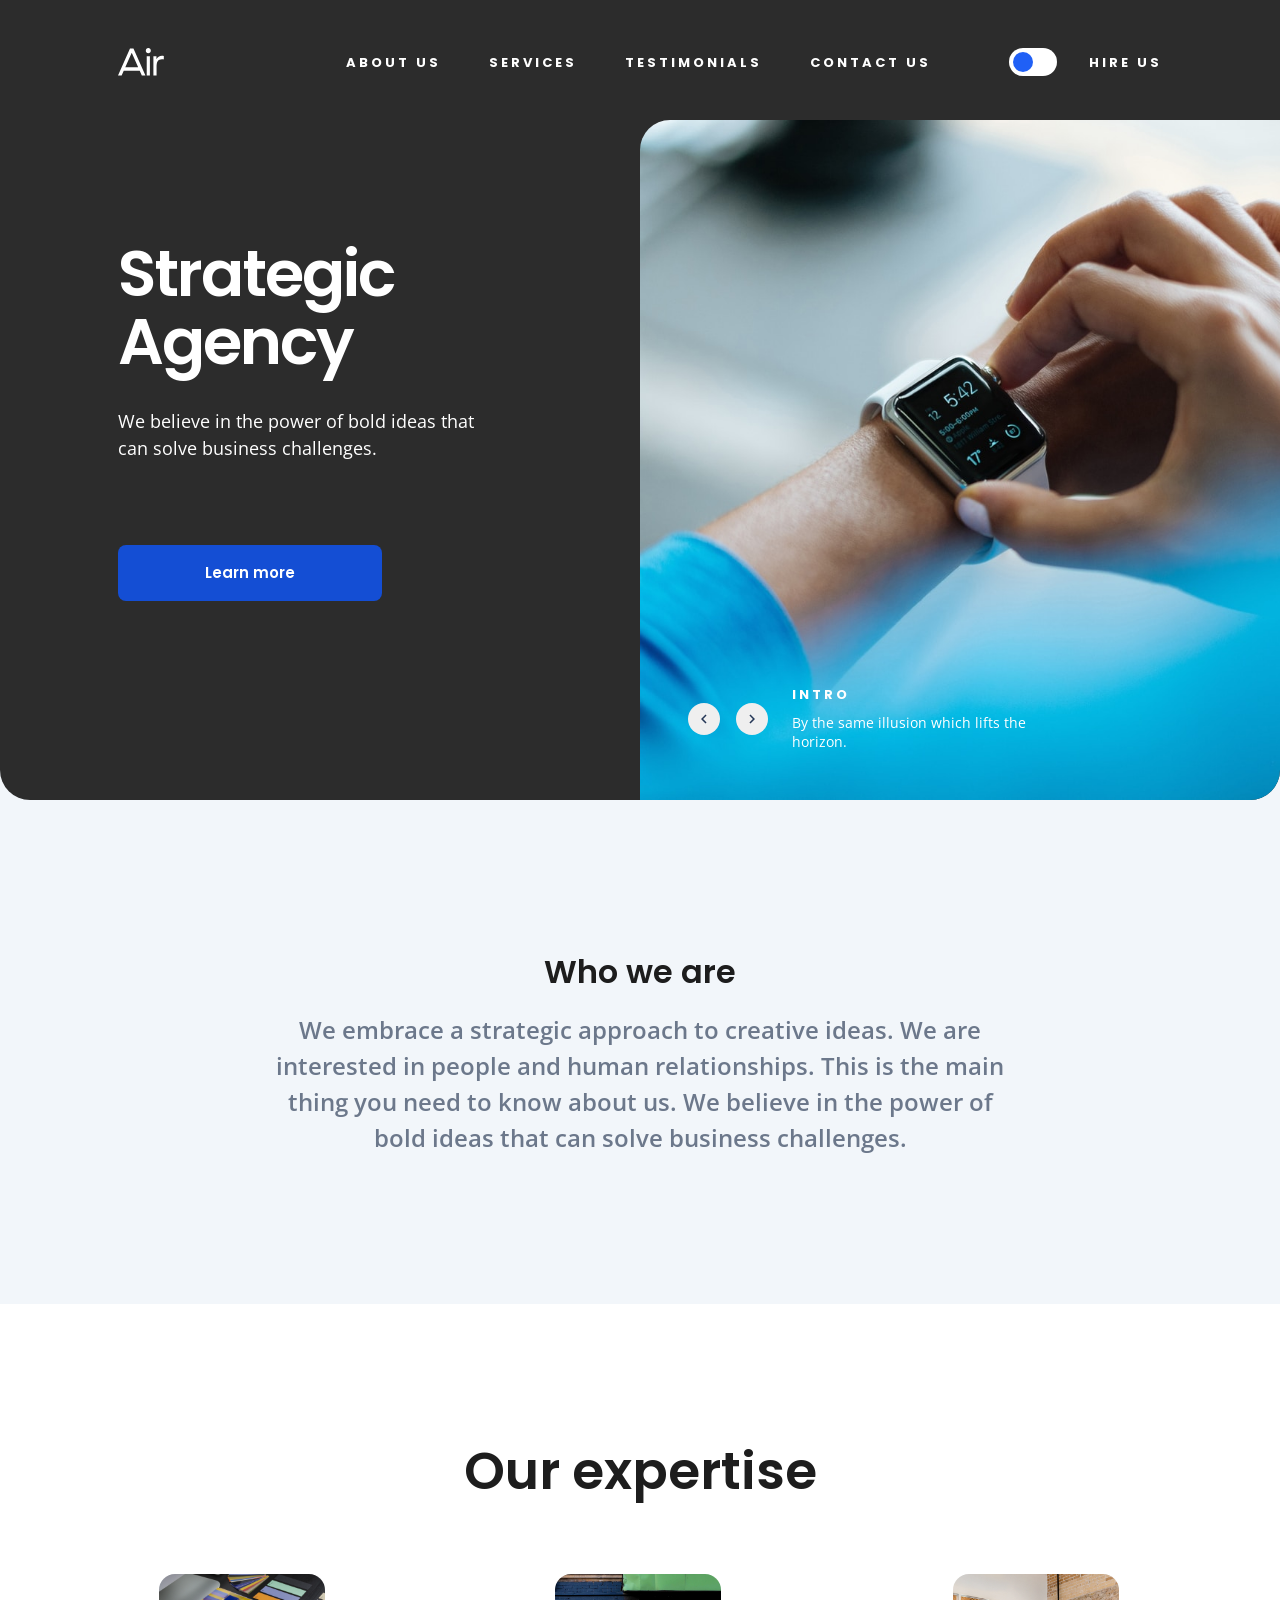
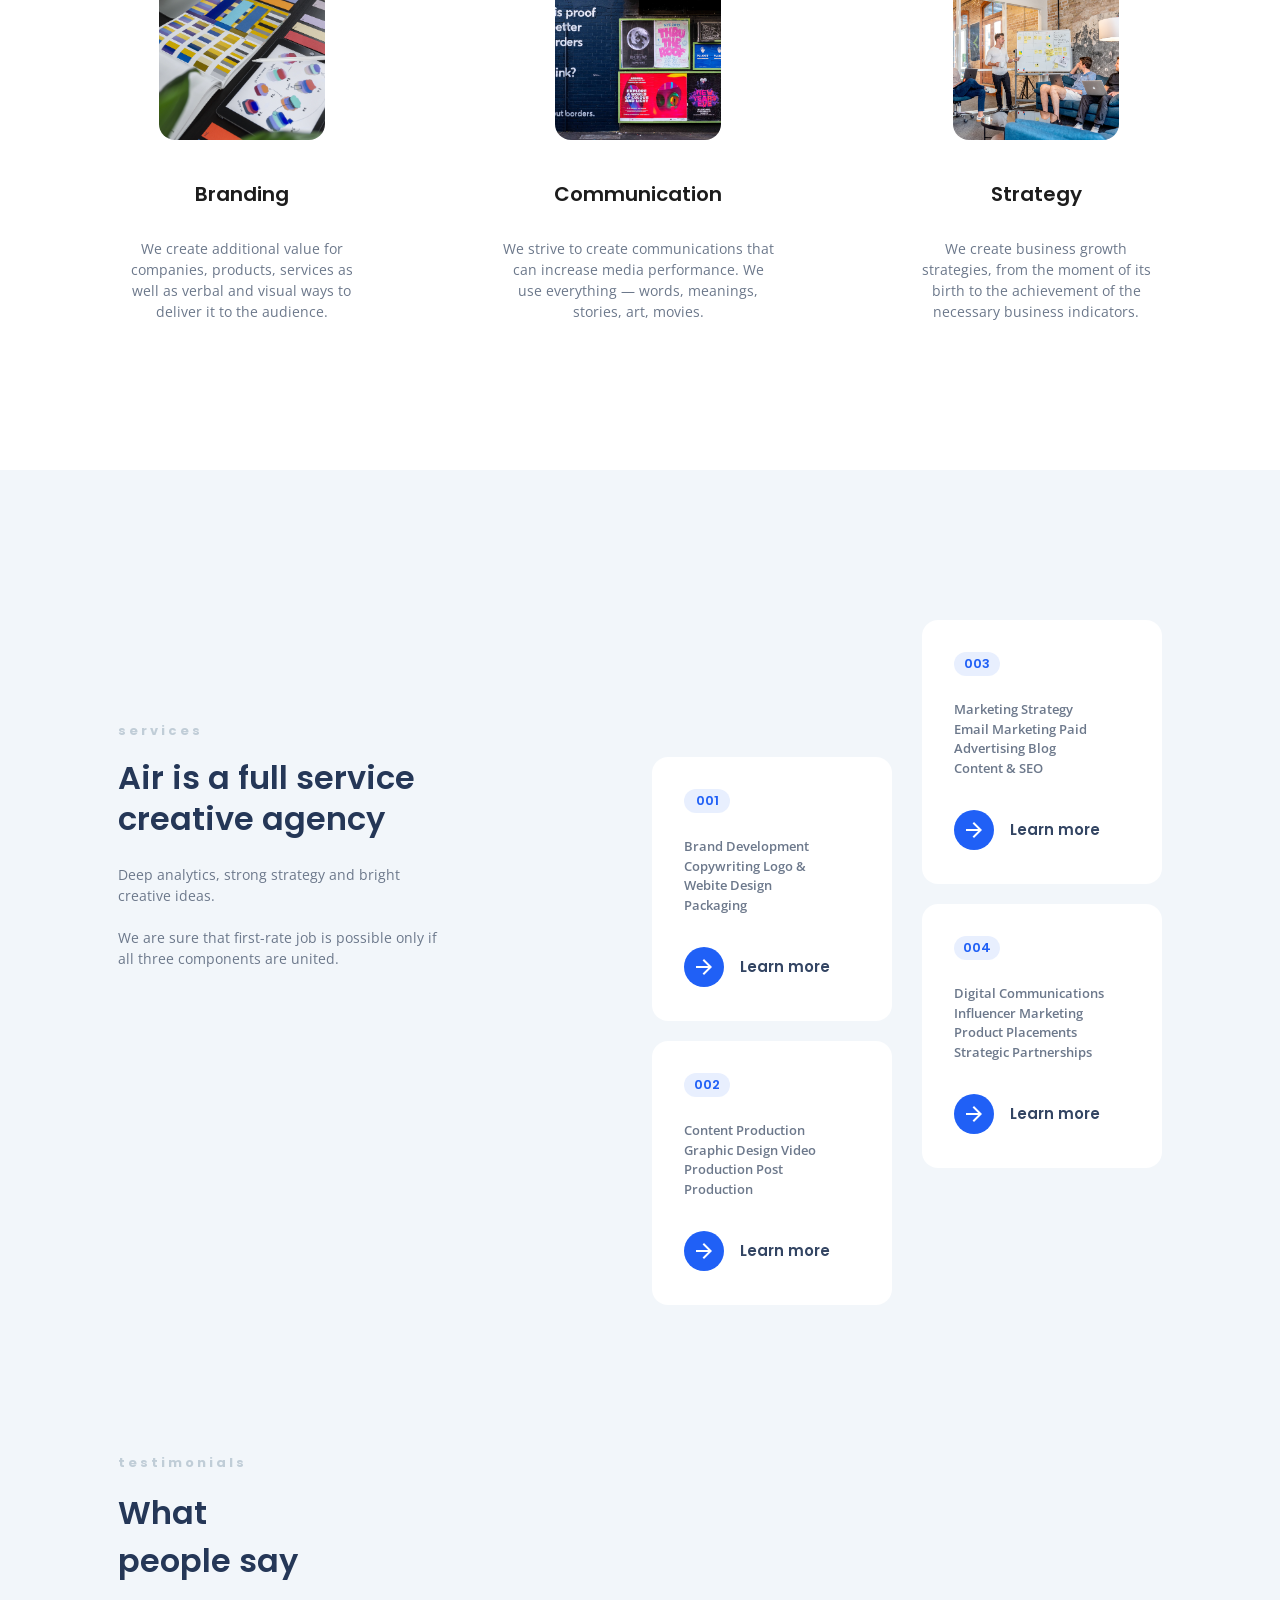
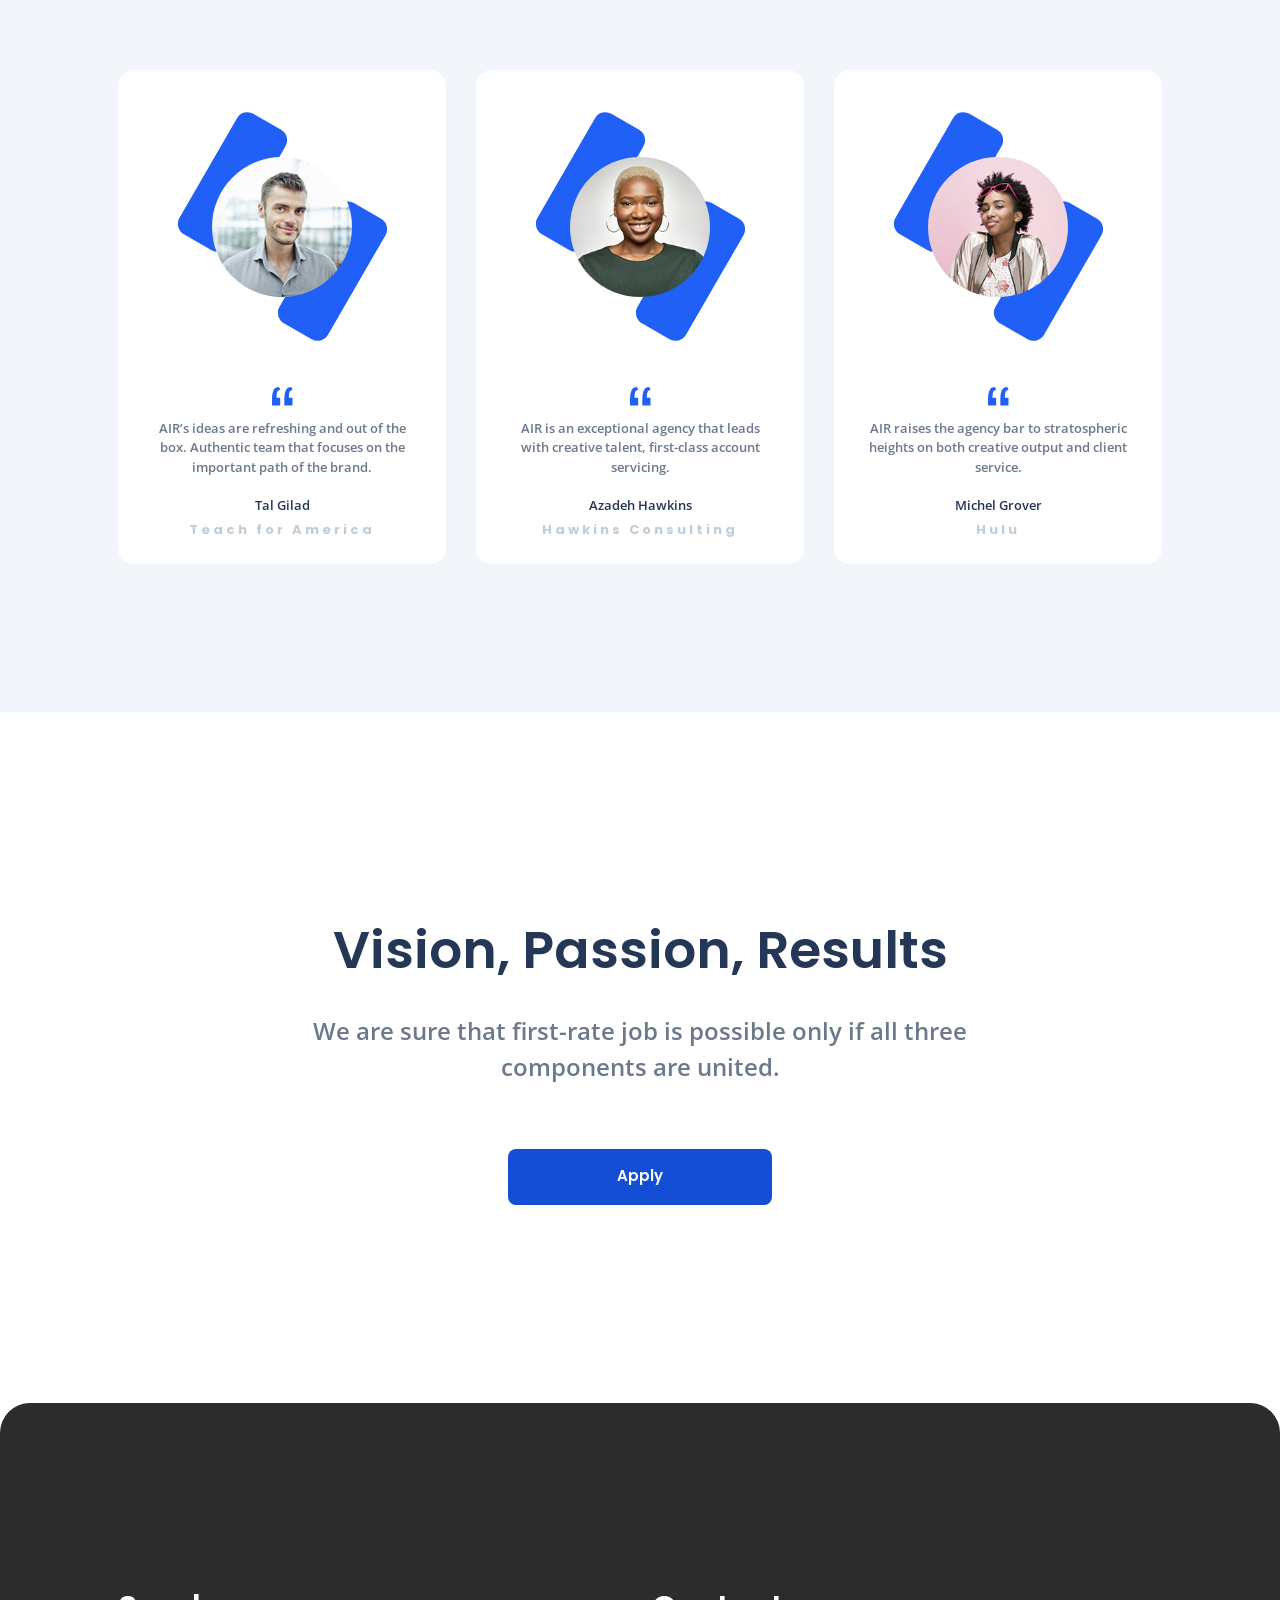
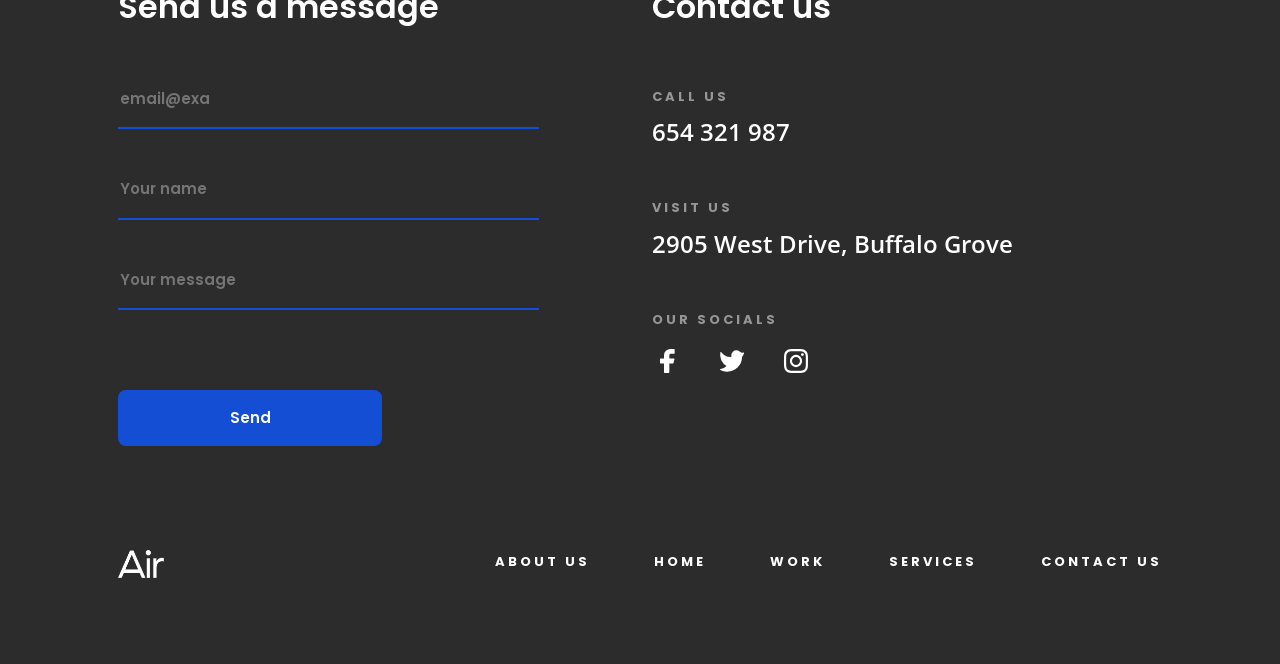
<file: index.html>
<!doctype html><html class="page page--theme--blue1" lang="en"><head><meta charset="utf-8"><meta name="viewport" content="width=device-width, initial-scale=1.0"><title>Air</title><link rel="icon" type="image/svg" href="Air.7da221f6.svg"><link rel="preconnect" href="https://fonts.googleapis.com"><link rel="preconnect" href="https://fonts.gstatic.com"><link href="https://fonts.googleapis.com/css2?family=Poppins:wght@400;500;600;700&display=swap" rel="stylesheet"><link href="https://fonts.googleapis.com/css2?family=Open+Sans:ital,wght@0,300..800;1,300..800&family=Poppins:wght@400;600&display=swap" rel="stylesheet"><link rel="stylesheet" href="layout_dia.22c7314f.css"><link rel="stylesheet" href="layout_dia.85a537db.css"><script src="layout_dia.afe24120.js" defer></script></head><body class="page__body"> <aside class="aside-menu page__aside-menu" id="aside-menu"> <div class="container"> <div class="menu__top top-bar"> <a class="top-bar__logo-link" href="#"> <img class="main-logo top-bar__logo" src="Air.7da221f6.svg" alt="Air logo"> </a> <a href="#" class="icon-button-close"> <img class="icon--close" src="Icon-Close.d948e220.svg" alt="button close menu"> </a> </div> <div class="aside-menu__bottom-bar"> <nav class="menu__nav nav"> <ul class="nav__list nav__list--aside-menu"> <li class="nav__item"> <a class="nav__link" href="#who-we-are"> About Us </a> </li> <li class="nav__item"> <a class="nav__link" href="#services"> Services </a> </li> <li class="nav__item"> <a class="nav__link" href="#testimonials"> Testimonials </a> </li> <li class="nav__item"> <a class="nav__link" href="#contact-us"> Contact Us </a> </li> </ul> </nav> </div> </div> </aside> <div class="page-wrapper">  <div class="header"> <div class="container-wrapper"> <div class="container"> <div class="top-bar"> <div class="logo-menu-wrapper"> <a class="top-bar__logo-link" href="#"> <img class="main-logo top-bar__logo" src="Air.7da221f6.svg" alt="Air logo"> </a> <div class="menu"> <a class="menu__link" href="#aside-menu"> <img src="Menu.c9a7de7e.png" alt="menu icon"> </a> </div> </div> <nav class="nav top-bar__menu"> <ul class="nav__list"> <li class="nav__item"> <a class="nav__link" href="#who-we-are"> About us </a> </li> <li class="nav__item"> <a class="nav__link" href="#services"> Services </a> </li> <li class="nav__item"> <a class="nav__link" href="#testimonials"> Testimonials </a> </li> <li class="nav__item"> <a class="nav__link" href="#contact-us"> Contact Us </a> </li> </ul> </nav> <div class="right-nav-wrapper"> <div class="theme-switcher"></div> <nav class="nav"> <ul class="nav__list"> <li class="nav__item"> <a class="nav__link" href="#hire-us"> Hire us </a> </li> </ul> </nav> </div> </div> <div class="header__container"> <div class="header__title"> <h1 class="header__title-title">Strategic Agency</h1> <p class="header__title-description"> We believe in the power of bold ideas that can solve business challenges. </p> <button class="button-main header__title-button"> Learn more </button> </div> </div> </div> </div> <div class="slider"> <div class="slider-inner"> <div class="slide"> <img src="intro-1.2c12cbc4.jpeg" alt="Зображення 1"> </div> <div class="slide"> <img src="intro-2.3599ea67.jpeg" alt="Зображення 2"> </div> <div class="slide"> <img src="intro-3.93794698.jpeg" alt="Зображення 3"> </div> <div class="slide"> <img src="intro-4.101d5481.jpeg" alt="Зображення 4"> </div> </div> <div class="header__intro__panel"> <div class="header__intro__panel-buttons"> <button class="header__intro__button prev-button"> <img src="mdi_chevron_left.d29ea822.svg" alt="button left"> </button> <button class="header__intro__button next-button"> <img src="mdi_chevron_right.457a7628.svg" alt="button right"> </button> </div> <div class="header__intro__panel-labels"> <h2 class="header__intro__panel-labels-intro">INTRO</h2> <p class="header__intro__panel-labels-description"> By the same illusion which lifts the <br> horizon. </p> </div> </div> </div> </div>   <div class="container"> <div class="who-we-are" id="who-we-are"> <h3 class="who-we-are__title">Who we are</h3> <p class="who-we-are__description"> We embrace a strategic approach to creative ideas. We are interested in people and human relationships. This is the main thing you need to know about us. We believe in the power of bold ideas that can solve business challenges. </p> </div> </div>   <div class="expertise"> <div class="container"> <div class="expertise__content"> <h2 class="expertise__title">Our expertise</h2> <div class="expertise__cards"> <section class="expertise__card"> <img src="branding.e2446a07.png" alt="image branding" class="expertise__card-img"> <h2 class="expertise__card-title">Branding</h2> <p class="expertise__card-description"> We create additional value for companies, products, services as well as verbal and visual ways to deliver it to the audience. </p> </section> <section class="expertise__card"> <img src="communication.76993ff4.png" alt="image communication" class="expertise__card-img"> <h2 class="expertise__card-title">Communication</h2> <p class="expertise__card-description"> We strive to create communications that can increase media performance. We use everything — words, meanings, stories, art, movies. </p> </section> <section class="expertise__card"> <img src="strategy.461cb86e.png" alt="image strategy" class="expertise__card-img"> <h2 class="expertise__card-title">Strategy</h2> <p class="expertise__card-description"> We create business growth strategies, from the moment of its birth to the achievement of the necessary business indicators. </p> </section> </div> </div> </div> </div>   <div class="container"> <div class="services" id="services"> <div class="services__header"> <h2 class="services__name">services</h2> <h3 class="services__title"> Air is a full service creative agency </h3> <p class="services__description"> Deep analytics, strong strategy and bright creative ideas. <br> <br> We are sure that first-rate job is possible only if all three components are united. </p> </div> <div class="services-cards"> <div class="group group-1"> <div class="services-cards__card services-cards__card--1"> <p class="services-cards__card__number">001</p> <p class="services-cards__card__description"> Brand Development Copywriting Logo & Webite Design Packaging </p> <div class="services-cards__card__button-section"> <button class="button-forward"> <img src="mdi_arrow_forward.3c42226b.svg" alt="button forward" class="button-forward__svg"> </button> <p class="button-forward__label">Learn more</p> </div> </div> <div class="services-cards__card services-cards__card--2"> <p class="services-cards__card__number">002</p> <p class="services-cards__card__description"> Content Production Graphic Design Video Production Post Production </p> <div class="services-cards__card__button-section"> <button class="button-forward"> <img src="mdi_arrow_forward.3c42226b.svg" alt="button forward" class="button-forward__svg"> </button> <p class="button-forward__label">Learn more</p> </div> </div> </div> <div class="group group-2"> <div class="services-cards__card services-cards__card--3"> <p class="services-cards__card__number">003</p> <p class="services-cards__card__description"> Marketing Strategy Email Marketing Paid Advertising Blog Content & SEO </p> <div class="services-cards__card__button-section"> <button class="button-forward"> <img src="mdi_arrow_forward.3c42226b.svg" alt="button forward" class="button-forward__svg"> </button> <p class="button-forward__label">Learn more</p> </div> </div> <div class="services-cards__card services-cards__card--4"> <p class="services-cards__card__number">004</p> <p class="services-cards__card__description"> Digital Communications Influencer Marketing Product Placements Strategic Partnerships </p> <div class="services-cards__card__button-section"> <button class="button-forward"> <img src="mdi_arrow_forward.3c42226b.svg" alt="button forward" class="button-forward__svg"> </button> <p class="button-forward__label">Learn more</p> </div> </div> </div> </div> </div> </div>   <div class="container"> <div class="testimonials" id="testimonials"> <div class="testimonials__header"> <p class="testimonials__label">testimonials</p> <h3 class="testimonials__title"> What <br> people say </h3> </div> <div class="testimonials-cards"> <div class="testimonials-card testimonials-card--1"> <div class="testimonials-card__photo-zone"> <div class="testimonials-card__blocks"> <div class="block--1 testimonials-card__block"></div> <div class="block--2 testimonials-card__block"></div> </div> <img src="Tal-Gilad.c7ff1571.png" alt="photo Tal Gilad" class="testimonials-card__photo"> </div> <div class="testimonials-card__impression"> <img src="inverted-quotes.164ed37e.svg" alt="picture inverted quotes" class="testimonials-card__impression-quotes"> <p class="testimonials-card__impression-description"> AIR’s ideas are refreshing and out of the box. Authentic team that focuses on the important path of the brand. </p> </div> <div class="testimonials-client"> <h3 class="testimonials-client__fullname">Tal Gilad</h3> <p class="testimonials-client__about">Teach for America</p> </div> </div> <div class="testimonials-card testimonials-card--2"> <div class="testimonials-card__photo-zone"> <div class="testimonials-card__blocks"> <div class="block--1 testimonials-card__block"></div> <div class="block--2 testimonials-card__block"></div> </div> <img src="Azadeh-Hawkins.138f07d4.png" alt="photo Tal Gilad" class="testimonials-card__photo"> </div> <div class="testimonials-card__impression"> <img src="inverted-quotes.164ed37e.svg" alt="picture inverted quotes" class="testimonials-card__impression-quotes"> <p class="testimonials-card__impression-description"> AIR is an exceptional agency that leads with creative talent, first-class account servicing. </p> </div> <div class="testimonials-client"> <h3 class="testimonials-client__fullname">Azadeh Hawkins</h3> <p class="testimonials-client__about">Hawkins Consulting</p> </div> </div> <div class="testimonials-card testimonials-card--3"> <div class="testimonials-card__photo-zone"> <div class="testimonials-card__blocks"> <div class="block--1 testimonials-card__block"></div> <div class="block--2 testimonials-card__block"></div> </div> <img src="Michel-Grover.494590e5.png" alt="photo Michel-Grover" class="testimonials-card__photo"> </div> <div class="testimonials-card__impression"> <img src="inverted-quotes.164ed37e.svg" alt="picture inverted quotes" class="testimonials-card__impression-quotes"> <p class="testimonials-card__impression-description"> AIR raises the agency bar to stratospheric heights on both creative output and client service. </p> </div> <div class="testimonials-client"> <h3 class="testimonials-client__fullname">Michel Grover</h3> <p class="testimonials-client__about">Hulu</p> </div> </div> </div> </div> </div>   <div class="motto"> <div class="container"> <div class="motto__container"> <h1 class="motto__title">Vision, Passion, Results</h1> <p class="motto__description"> We are sure that first-rate job is possible only if all three components are united. </p> <button class="button-main motto__button">Apply</button> </div> </div> </div>   <div class="footer-background"> <div class="footer" id="hire-us"> <div class="container"> <div class="footer__container"> <form class="send-message" action="#"> <h2 class="send-message__title">Send us a message</h2> <div class="send-message__inputs"> <div class="send-message__input-conteiner"> <input type="email" placeholder="email@exa" class="send-message__input" required> <div class="send-message__line"></div> </div> <div class="send-message__input-conteiner"> <input type="text" placeholder="Your name" class="send-message__input" required> <div class="send-message__line"></div> </div> <div class="send-message__input-conteiner"> <input type="text" placeholder="Your message" class="send-message__input" required> <div class="send-message__line"></div> </div> </div> <button class="button-main">Send</button> </form> <div class="contact-us" id="contact-us"> <h2 class="contact-us__title">Contact us</h2> <div class="contact-us__blocks"> <div class="contact-us__block"> <p class="contact-us__description">Call us</p> <a class="contact-us__link" href="tel:654 321 987"> <h2 class="contact-us__content">654 321 987</h2> </a> </div> <div class="contact-us__block"> <p class="contact-us__description">Visit us</p> <a class="contact-us__link" target="_blank" href="https://www.google.com/maps/place/%D0%91%D1%83%D1%84%D1%84%D0%B0%D0%BB%D0%BE+%D0%93%D1%80%D0%BE%D0%B2,+%D0%86%D0%BB%D0%BB%D1%96%D0%BD%D0%BE%D0%B9%D1%81,+%D0%A1%D0%BF%D0%BE%D0%BB%D1%83%D1%87%D0%B5%D0%BD%D1%96+%D0%A8%D1%82%D0%B0%D1%82%D0%B8+%D0%90%D0%BC%D0%B5%D1%80%D0%B8%D0%BA%D0%B8/@42.170015,-87.952766,13z/data=!3m1!4b1!4m6!3m5!1s0x880fbc0db73e17df:0x93b86f7936dde6d5!8m2!3d42.1662831!4d-87.9631308!16zL20vMHM0a3k?entry=ttu&g_ep=EgoyMDI1MDMxNi4wIKXMDSoASAFQAw%3D%3D"> <h2 class="contact-us__content"> 2905 West Drive, Buffalo Grove </h2> </a> </div> <div class="contact-us__block"> <p class="contact-us__description">our socials</p> <div class="contact-us__socials"> <a class="contact-us__link" href="https://www.facebook.com/" target="_blank"> <svg width="32" height="32" fill="none" class="contact-us__icon"><g clip-path="url(#clip0_22904_1011)"><path fill="#fff" d="M22.667 4.667A.667.667 0 0 0 22 4h-3.333A6.36 6.36 0 0 0 12 10v3.6H8.667a.667.667 0 0 0-.667.667v3.466a.667.667 0 0 0 .667.667H12v8.933a.666.666 0 0 0 .667.667h4a.667.667 0 0 0 .666-.667V18.4h3.494a.67.67 0 0 0 .653-.493l.96-3.467a.667.667 0 0 0-.64-.84h-4.467V10a1.334 1.334 0 0 1 1.334-1.2H22a.667.667 0 0 0 .667-.667z" class="icon"/></g><defs><clipPath id="clip0_22904_1011"><rect width="32" height="32" fill="#fff"/></clipPath></defs></svg> </a> <a class="contact-us__link" href="https://x.com/" target="_blank"> <svg width="32" height="32" fill="none" class="contact-us__icon"><g clip-path="url(#clip0_22904_1016)"><path fill="#fff" d="M10.772 26.667A14.76 14.76 0 0 0 26.026 12a10.8 10.8 0 0 0 1.973-3.786.587.587 0 0 0-.827-.68 2.51 2.51 0 0 1-2.88-.507 5.187 5.187 0 0 0-7.44-.227A5.51 5.51 0 0 0 15.32 12c-4.467.267-7.533-1.853-9.987-4.76a.573.573 0 0 0-1 .32 12.91 12.91 0 0 0 6.134 13.4A8.97 8.97 0 0 1 4.506 24a.6.6 0 0 0-.187 1.12 14.7 14.7 0 0 0 6.453 1.547" class="icon"/></g><defs><clipPath id="clip0_22904_1016"><rect width="32" height="32" fill="#fff"/></clipPath></defs></svg> </a> <a class="contact-us__link" href="https://www.instagram.com/" target="_blank"> <svg width="32" height="32" fill="none" class="contact-us__icon"><path fill="#fff" d="M16.003 9.847A6.143 6.143 0 0 0 9.85 16a6.143 6.143 0 0 0 6.152 6.153A6.143 6.143 0 0 0 22.155 16a6.143 6.143 0 0 0-6.152-6.153m0 10.153c-2.2 0-4-1.794-4-4s1.794-4 4-4 4 1.794 4 4-1.8 4-4 4M23.84 9.595c0 .798-.642 1.435-1.435 1.435a1.435 1.435 0 1 1 1.435-1.435m4.075 1.457c-.091-1.923-.53-3.626-1.939-5.029-1.402-1.403-3.105-1.842-5.027-1.939-1.981-.112-7.919-.112-9.9 0-1.917.091-3.62.53-5.027 1.934C4.614 7.42 4.18 9.124 4.084 11.046c-.112 1.982-.112 7.92 0 9.902.091 1.923.53 3.626 1.939 5.029 1.408 1.403 3.105 1.842 5.027 1.939 1.981.112 7.919.112 9.9 0 1.922-.091 3.625-.53 5.028-1.939 1.402-1.403 1.841-3.106 1.938-5.029.112-1.981.112-7.915 0-9.896m-2.56 12.022a4.05 4.05 0 0 1-2.28 2.282c-1.58.626-5.328.482-7.073.482s-5.499.139-7.073-.482a4.05 4.05 0 0 1-2.281-2.282c-.626-1.58-.482-5.328-.482-7.074s-.14-5.5.482-7.074a4.05 4.05 0 0 1 2.28-2.282c1.58-.626 5.328-.482 7.074-.482s5.498-.139 7.073.482a4.05 4.05 0 0 1 2.28 2.282c.627 1.58.482 5.328.482 7.074s.145 5.5-.482 7.074" class="icon"/></svg> </a> </div> </div> </div> </div> </div> <div class="bottom-bar"> <a href="#" class="bottom-bar__logo-link"> <img class="bottom-bar__logo main-logo" src="Air.2b5fce4e.png" alt="Air logo"> </a> <div class="bottom-bar__menu"> <nav class="menu__nav nav"> <ul class="bottom-menu nav__list"> <li class="nav__item"> <a class="nav__link" href="#who-we-are"> About us </a> </li> <li class="nav__item"> <a class="nav__link" href="#"> Home </a> </li> <li class="nav__item"> <a class="nav__link" href="#testimonials"> Work </a> </li> <li class="nav__item"> <a class="nav__link" href="#services"> Services </a> </li> <li class="nav__item"> <a class="nav__link" href="#contact-us"> Contact Us </a> </li> </ul> </nav> </div> </div> </div> </div> </div>  </div> </body></html>
</file>
<file: layout_dia.22c7314f.css>
.page{--header-footer-bg-color-dark:#2c2c2c;--header-footer-bg-color-blue:#008aff;--header-footer-bg-color:var(--header-footer-bg-color-dark);--header-border-radius-dark:0 0 30px 30px;--header-border-radius-blue:0 0 0 200px;--header-border-radius:var(--header-border-radius-dark);--footer-border-radius-dark:30px 30px 0 0;--footer-border-radius-blue:0 200px 0 0;--footer-border-radius:var(--footer-border-radius-dark);--button-color-dark:#144ed4;--button-color-blue:#ff7e6c;--button-color:var(--button-color-dark);--button-border-radius-dark:8px;--button-border-radius-blue:64px;--button-border-radius:var(--button-border-radius-dark);--motto-background-image-dark:url(Shapes.e235b751.png);--motto-background-image-blue:url(Shapes-blue.2be1de24.png);--motto-background-image:var(--motto-background-image-dark);--slider-border-radius-desktop-dark:30px 0 30px 0;--slider-border-radius-desktop-blue:200px 0 0 0;--slider-border-radius-desktop:var(--slider-border-radius-desktop-dark);--card-1-text-color:#2060f6;--card-1-bg-color:#2060f61a;--card-1-button-bg-color:#2060f6;--card-2-text-color:#2060f6;--card-2-bg-color:#2060f61a;--card-2-button-bg-color:#2060f6;--card-3-text-color:#2060f6;--card-3-bg-color:#2060f61a;--card-3-button-bg-color:#2060f6;--card-4-text-color:#2060f6;--card-4-bg-color:#2060f61a;--card-4-button-bg-color:#2060f6;--colored-card-1-text-color:#56ccf2;--colored-card-1-bg-color:#56ccf21a;--colored-card-1-button-bg-color:#56ccf2;--colored-card-2-text-color:#fcc91d;--colored-card-2-bg-color:#fcc91d1a;--colored-card-2-button-bg-color:#fcc91d;--colored-card-3-text-color:#15d850;--colored-card-3-bg-color:#15d8501a;--colored-card-3-button-bg-color:#15d850;--colored-card-4-text-color:#f36363;--colored-card-4-bg-color:#f363631a;--colored-card-4-button-bg-color:#f36363;--colored-testimonial-card-1-block-bg:#56ccf2;--colored-testimonial-card-2-block-bg:#fcc304;--colored-testimonial-card-3-block-bg:#f25656}.page--theme--blue{--header-footer-bg-color:var(--header-footer-bg-color-blue);--header-border-radius:var(--header-border-radius-blue);--footer-border-radius:var(--footer-border-radius-blue);--button-color:var(--button-color-blue);--button-border-radius:var(--button-border-radius-blue);--motto-background-image:var(--motto-background-image-blue);--slider-border-radius-desktop:var(--slider-border-radius-desktop-blue);& .services-cards__card--1{--card-1-text-color:var(--colored-card-1-text-color);--card-1-bg-color:var(--colored-card-1-bg-color);--card-1-button-bg-color:var(--colored-card-1-button-bg-color)}& .services-cards__card--2{--card-2-text-color:var(--colored-card-2-text-color);--card-2-bg-color:var(--colored-card-2-bg-color);--card-2-button-bg-color:var(--colored-card-2-button-bg-color)}& .services-cards__card--3{--card-3-text-color:var(--colored-card-3-text-color);--card-3-bg-color:var(--colored-card-3-bg-color);--card-3-button-bg-color:var(--colored-card-3-button-bg-color)}& .services-cards__card--4{--card-4-text-color:var(--colored-card-4-text-color);--card-4-bg-color:var(--colored-card-4-bg-color);--card-4-button-bg-color:var(--colored-card-4-button-bg-color)}& .testimonials-card--1{& .testimonials-card__block{background:var(--colored-testimonial-card-1-block-bg)}}& .testimonials-card--2{& .testimonials-card__block{background:var(--colored-testimonial-card-2-block-bg)}}& .testimonials-card--3{& .testimonials-card__block{background:var(--colored-testimonial-card-3-block-bg)}}& .theme-switcher:after{background-color:var(--button-color-blue)}}.header{background:var(--header-footer-bg-color);transition:background-color .3s,border-radius .3s}.footer{background:var(--header-footer-bg-color);border-radius:var(--footer-border-radius);transition:background-color .3s,border-radius .3s}.send-message__input{background:var(--header-footer-bg-color);transition:background-color .3s}.motto{background-image:var(--motto-background-image)}
/*# sourceMappingURL=layout_dia.22c7314f.css.map */
</file>
<file: layout_dia.85a537db.css>
h1{font-family:Roboto,sans-serif;font-weight:400}@font-face{font-family:Roboto,Arial,Helvetica,sans-serif;src:url(Roboto-Regular-webfont.55e67705.woff)format("woff");font-weight:400;font-style:normal}.container{margin-inline:auto;padding-inline:20px}@media (width>=640px){.container{padding-inline:41px}}@media (width>=1024px){.container{max-width:916px;padding-inline:54px}}@media (width>=1280px){.container{max-width:1044px;padding-inline:118px}}@media (width>=1600px){.container{max-width:1148px;padding-inline:227px}}@media (width>=2560px){.container{padding-inline:707px}}.page{color:#1d1d1d;size:16px;scroll-behavior:smooth;font-family:Poppins,serif;line-height:140%}.page__body{box-sizing:border-box;background:#f2f6fa;min-width:320px;margin:0}.page__menu{opacity:0;pointer-events:none;transition:all .3s;position:fixed;top:0;left:0;right:0;transform:translate(-100%)}.page__menu:target{opacity:1;pointer-events:all;transform:translate(0)}.page:has(.aside-menu:target){overflow:hidden}.page-wrapper{flex-direction:column;gap:120px;display:flex}@media (width>=640px){.page-wrapper{gap:148px}}.header{color:#fff;border-radius:0 0 30px 30px;flex-direction:column;height:893px;display:flex;position:relative}@media (width>=1024px){.header{border-radius:var(--header-border-radius);height:800px}}.header__container{justify-content:space-between;margin-top:48px;display:flex}@media (width>=640px){.header__container{margin-top:56px}}@media (width>=1024px){.header__container{margin-top:164px}}.header__title{flex-direction:column;display:flex}.header__title-title{letter-spacing:-2px;text-align:left;margin:0;font-family:Poppins,sans-serif;font-size:52px;font-weight:600;line-height:62.4px}@media (width>=640px){.header__title-title{font-size:64px;line-height:68px}}@media (width>=1024px){.header__title-title{max-width:490px}}.header__title-description{text-align:left;margin:32px 0 72px;font-family:Open Sans,sans-serif;font-size:18px;font-weight:400;line-height:27px}@media (width>=640px){.header__title-description{width:362px;margin:24px 0 56px}}@media (width>=1024px){.header__title-description{margin:32px 0 83px}}.header__title-button{margin-inline:auto}@media (width>=640px){.header__title-button{margin:0}}.header__intro__panel{flex-direction:column;gap:16px;margin-left:20px;display:flex;position:absolute;bottom:24px}@media (width>=640px){.header__intro__panel{margin-left:41px;bottom:32px}}@media (width>=1024px){.header__intro__panel{flex-direction:row;align-items:center;gap:24px;margin-left:78px;bottom:48px}}@media (width>=1280px){.header__intro__panel{margin-left:48px;bottom:48px}}.header__intro__panel-labels-intro{letter-spacing:3px;text-align:left;margin:0;font-family:Poppins,sans-serif;font-size:13px;font-weight:700;line-height:19.5px}.header__intro__panel-labels-description{text-align:left;margin:8px 0 0;font-family:Open Sans,sans-serif;font-size:14px;font-weight:400;line-height:19.6px}.header__intro__panel-buttons{gap:16px;display:flex}.header__intro__button{border:none;border-radius:50%;justify-content:center;align-items:center;width:32px;height:32px;transition:transform .3s;display:flex}.header__intro__button:hover{transform:scale(1.3)}.top-bar{justify-content:space-between;align-items:center;margin:0;padding-top:20px;display:flex}@media (width>=1024px){.top-bar{padding-top:48px}}.top-bar__logo-link{display:flex}.right-nav-wrapper{flex-direction:row;align-items:center;gap:32px;display:flex}.theme-switcher{cursor:pointer;background-color:#fff;border-radius:20px;width:40px;padding:4px;transition:transform .3s}.theme-switcher:hover{transform:scale(1.15)}.theme-switcher:after{content:"";background-color:#2060f6;border-radius:50%;width:50%;padding-bottom:50%;transition:background-color .3s,transform .3s;display:block}.page--theme--blue .theme-switcher:after{transform:translate(100%)}.logo-menu-wrapper{flex-direction:row;align-items:center;gap:32px;display:flex}.menu{justify-content:center;align-items:center;margin-right:48px;transition:transform .3s;display:flex}@media (width>=1024px){.menu{visibility:hidden}}.menu:hover{transform:scale(1.4)}.menu img{width:24px;height:24px;display:block}.nav__list{gap:32px;margin:0;padding:0;list-style:none;display:flex}@media (width>=1280px){.nav__list{gap:48px}}.nav__link{color:inherit;letter-spacing:3px;text-transform:uppercase;font-family:Poppins,sans-serif;font-size:13px;font-weight:700;line-height:19.5px;text-decoration:none;position:relative}.nav__link:after{content:"";transform-origin:50%;background-color:#2060f6;width:100%;height:1px;transition:transform .3s;display:block;position:absolute;bottom:-8px;transform:scale(0)}.nav__link:hover:after{transform:scale(1)}.top-bar__menu{display:none}@media (width>=1024px){.top-bar__menu{display:flex}}.slider{border-radius:30px;grid-template-columns:100%;width:100%;height:390px;transition:border-radius .3s;display:grid;position:absolute;bottom:0;overflow:hidden}@media (width>=1024px){.slider{border-radius:var(--slider-border-radius-desktop);width:50%;height:680px;top:120px;right:0}}.slider-inner{grid-template-columns:repeat(4,100%);transition:transform .5s ease-in-out;display:grid}.slide{width:100%;height:390px}@media (width>=1024px){.slide{height:680px}}.slide img{object-fit:cover;object-position:center;width:100%;height:100%}.prev-button,.next-button{cursor:pointer}.aside-menu{box-sizing:border-box;color:#fff;background-color:var(--header-footer-bg-color);text-transform:uppercase;opacity:0;pointer-events:none;z-index:10;height:100vh;font-weight:600;transition:opacity .3s,transform .3s;position:fixed;top:0;left:0;right:0;transform:translate(-100%)}.aside-menu:target{opacity:1;pointer-events:all;transform:translate(0)}.icon--close{transition:transform .3s;display:block}.icon--close:hover{transform:scale(1.4)}.nav__list--aside-menu{flex-direction:column;align-items:center;margin-top:80px}.expertise{background:#fff}.expertise__content{flex-direction:column;gap:64px;margin:0;padding:128px 0 134px;display:flex}.expertise__title{text-align:center;margin:0;font-family:Poppins,sans-serif;font-size:44px;font-weight:600;line-height:120%}@media (width>=640px){.expertise__title{font-size:52px;line-height:150%}}.expertise__cards{flex-direction:column;gap:56px;margin:0 auto;display:flex}@media (width>=640px){.expertise__cards{gap:72px}}@media (width>=1024px){.expertise__cards{flex-direction:row;gap:137px;margin:0}}@media (width>=1600px){.expertise__cards{gap:177px}}.expertise__card{flex-direction:column;align-items:center;display:flex}.expertise__card-img{object-fit:cover;border-radius:16px;width:166px;height:166px;display:block}.expertise__card-title{text-align:center;margin-top:40px;margin-bottom:16px;font-family:Poppins,sans-serif;font-size:20px;font-weight:600;line-height:28px}.expertise__card-description{text-align:center;color:#6c788b;font-family:Open Sans,sans-serif;font-size:14px;font-weight:400;line-height:21px}.who-we-are{flex-direction:column;align-items:center;gap:24px;max-width:754px;margin:0 auto;display:flex}@media (width>=640px){.who-we-are{gap:16px}}.who-we-are__title{text-align:center;margin:0;font-family:Poppins,sans-serif;font-size:32px;font-weight:600;line-height:48px}.who-we-are__description{text-align:center;color:#6c788b;margin:0;font-family:Open Sans,sans-serif;font-size:22px;font-weight:600;line-height:33px}@media (width>=640px){.who-we-are__description{font-size:24px;line-height:36px}}.testimonials{flex-direction:column;gap:85px;display:flex}.testimonials__header{flex-direction:column;display:flex}.testimonials__label{letter-spacing:3px;text-align:left;color:#c0cdd7;margin:0 0 16px;font-family:Poppins,sans-serif;font-size:13px;font-weight:700;line-height:19.5px}.testimonials__title{text-align:left;color:#253757;margin:0;font-family:Poppins,sans-serif;font-size:32px;font-weight:600;line-height:48px}.testimonials-cards{flex-direction:column;gap:24px;display:flex}@media (width>=640px){.testimonials-cards{gap:30px}}@media (width>=1024px){.testimonials-cards{grid-template-columns:repeat(3,1fr);column-gap:20px;display:grid}}@media (width>=1280px){.testimonials-cards{column-gap:30px}}.testimonials-card{background:#fff;border-radius:16px;height:494px;padding-inline:32px;transition:transform .3s}.testimonials-card:hover{transform:scale(1.09)}.testimonials-card__photo-zone{justify-content:center;align-items:center;height:250px;margin:32px auto;display:flex}.testimonials-card__blocks{flex-direction:column;row-gap:26px;display:flex;position:absolute}@media (width>=640px){.testimonials-card__blocks{row-gap:33px}}@media (width>=1024px){.testimonials-card__blocks{row-gap:26px}}@media (width>=1280px){.testimonials-card__blocks{row-gap:33px}}.testimonials-card__block{background:#2060f6;border-radius:12px;width:108.98px;height:43.9px;transform:rotate(-60deg)}@media (width>=640px){.testimonials-card__block{width:139px;height:56px}}@media (width>=1024px){.testimonials-card__block{width:108.98px;height:43.9px}}@media (width>=1280px){.testimonials-card__block{width:139px;height:56px}}.testimonials-card__photo{object-fit:cover;z-index:1;border-radius:50%;height:109.76px;margin:0 auto}@media (width>=640px){.testimonials-card__photo{height:140px}}@media (width>=1024px){.testimonials-card__photo{height:109.76px}}@media (width>=1280px){.testimonials-card__photo{height:140px}}.testimonials-card__impression{flex-direction:column;margin:24px auto 0;display:flex}.testimonials-card__impression-quotes{width:24px;height:24px;margin:0 auto}.testimonials-card__impression-description{text-align:center;color:#6c788b;margin:11px 0 3px;font-family:Open Sans,sans-serif;font-size:13px;font-weight:600;line-height:19.5px}.testimonials-client{flex-direction:column;margin-top:16px;display:flex}.testimonials-client__fullname{text-align:center;color:#253757;margin:0 0 4px;font-family:Open Sans,sans-serif;font-size:13px;font-weight:600;line-height:19.5px}.testimonials-client__about{letter-spacing:3px;text-align:center;color:#c0cdd7;margin:0;font-family:Poppins,sans-serif;font-size:13px;font-weight:700;line-height:19.5px}.block--2{margin-left:78px}@media (width>=640px){.block--2{margin-left:100px}}@media (width>=1024px){.block--2{margin-left:78px}}@media (width>=1280px){.block--2{margin-left:100px}}.motto{background:#fff 50% no-repeat}.motto__container{align-items:center}.motto__title{text-align:center;color:#253757;margin:199px auto 0;font-family:Poppins,sans-serif;font-size:52px;font-weight:600;line-height:78px}.motto__description{text-align:center;color:#6c788b;max-width:754px;margin:24px auto 64px;font-family:Open Sans,sans-serif;font-size:24px;font-weight:600;line-height:36px}.motto__button{margin:0 auto 198px;display:block}.button-main{color:#fff;cursor:pointer;background:var(--button-color);border-radius:var(--button-border-radius);border:none;width:100%;height:56px;font-family:Poppins,sans-serif;font-size:15px;font-weight:600;line-height:22.5px;transition:background-color .3s,border-radius .3s,transform .3s}.button-main:hover{transform:scale(1.1)}@media (width>=640px){.button-main{width:264px}}.button-forward{cursor:pointer;background:#2060f6;border:none;border-radius:50%;justify-content:center;align-items:center;width:40px;height:40px;transition:transform .3s;display:flex}.button-forward:hover{transform:scale(1.2)}.button-forward__label{text-align:center;color:#334563;margin:0;font-family:Poppins,sans-serif;font-size:15px;font-weight:600;line-height:22.5px}.footer-background{background:#f2f6fa}@media (width>=640px){.footer-background{background:#fff;margin-top:-148px}}.footer{padding-top:72px;padding-bottom:80px}@media (width>=640px){.footer{padding-top:180px}}@media (width>=1024px){.footer__container{--columns:2;grid-template-columns:repeat(var(--columns),1fr);column-gap:20px;display:grid}}@media (width>=1024px) and (width>=640px){.footer__container{--columns:6;column-gap:30px}}@media (width>=1024px) and (width>=1024px){.footer__container{--columns:12;column-gap:20px}}@media (width>=1024px) and (width>=1280px){.footer__container{column-gap:24px}}@media (width>=1024px) and (width>=1600px){.footer__container{column-gap:30px}}.send-message{flex-direction:column;display:flex}@media (width>=1024px){.send-message{grid-column:1/6}}.send-message__title{text-align:left;color:#fff;margin:0;font-family:Poppins,sans-serif;font-size:32px;font-weight:600;line-height:130%}@media (width>=640px){.send-message__title{line-height:150%}}.send-message__inputs{flex-direction:column;gap:40px;margin:48px 0 56px;display:flex}@media (width>=640px){.send-message__inputs{gap:48px;margin:56px 0 80px}}.send-message__input-conteiner{flex-direction:column;display:flex}.send-message__input{text-align:left;color:#fff;border:none;max-width:100%;font-family:Poppins,sans-serif;font-size:15px;font-weight:600;line-height:22.5px}.send-message__input:focus{outline:none}.send-message__line{content:"";background:#144ed4;max-width:100%;height:2px;margin-top:16px}.contact-us{flex-direction:column;margin-top:80px;display:flex}@media (width>=640px){.contact-us{margin-top:120px}}@media (width>=1024px){.contact-us{grid-column:7/-1;margin-top:0}}.contact-us__title{text-align:left;color:#fff;margin:0;font-family:Poppins,sans-serif;font-size:32px;font-weight:600;line-height:48px}.contact-us__blocks{flex-direction:column;gap:40px;margin-top:48px;display:flex}@media (width>=640px){.contact-us__blocks{gap:48px;margin-top:56px}}.contact-us__block{flex-direction:column;display:flex}.contact-us__link{text-decoration:none;transition:transform .3s}.contact-us__link:hover{transform:scale(1.08)}.contact-us__description{letter-spacing:3px;text-align:left;text-transform:uppercase;color:#fff;opacity:.5;margin:0 0 8px;font-family:Poppins,sans-serif;font-size:13px;font-weight:700;line-height:19.5px}.contact-us__content{text-align:left;color:#fff;margin:0;font-family:Open Sans,sans-serif;font-size:24px;font-weight:600;line-height:36px}.contact-us__socials{gap:32px;margin-top:8px;display:flex}.contact-us__icon{transition:transform .3s}.contact-us__icon:hover{transform:scale(1.4)}.contact-us__icon:hover .icon{fill:#2060f6}.bottom-bar{color:#fff;flex-direction:column;gap:48px;margin-top:80px;display:flex}@media (width>=640px){.bottom-bar{gap:24px;margin-top:139px}}@media (width>=1024px){.bottom-bar{flex-direction:row;justify-content:space-between;margin-top:104px}}.bottom-menu{flex-direction:column;gap:24px}@media (width>=640px){.bottom-menu{flex-direction:row;justify-content:space-between}}@media (width>=1024px){.bottom-menu{gap:64px}}.main-logo{width:46px;height:28px;transition:transform .3s}@media (width>=640px){.main-logo{width:46px;height:28px}}.main-logo:hover{transform:scale(1.2)}.services{--columns:2;grid-template-columns:repeat(var(--columns),1fr);column-gap:20px;display:grid}@media (width>=640px){.services{--columns:6;column-gap:30px}}@media (width>=1024px){.services{--columns:12;column-gap:20px}}@media (width>=1280px){.services{column-gap:24px}}@media (width>=1600px){.services{column-gap:30px}}.services__header{flex-direction:column;grid-column:1/-1;margin-top:103px;display:flex}@media (width>=640px){.services__header{grid-column:1/4}}@media (width>=1024px){.services__header{grid-column:1/5}}.services__name{letter-spacing:3px;text-align:left;color:#c0cdd7;margin:0;font-family:Poppins,sans-serif;font-size:13px;font-weight:700;line-height:19.5px}.services__title{text-align:left;color:#253757;margin:16px 0 0;font-family:Poppins,sans-serif;font-size:32px;font-weight:600;line-height:41.6px}.services__description{text-align:left;color:#6c788b;margin:24px 0 0;font-family:Open Sans,sans-serif;font-size:14px;font-weight:400;line-height:21px}.services-cards{flex-direction:column;grid-column:1/-1;gap:20px;margin-top:139px;display:flex}@media (width>=640px){.services-cards{flex-direction:row;grid-column:1/-1;grid-template-columns:repeat(6,1fr);display:grid}}@media (width>=1024px){.services-cards{grid-column:7/-1;column-gap:30px}}.services-cards__card{background:#fff;border-radius:16px;grid-column:span 3;height:264px;transition:transform .3s}.services-cards__card:hover{transform:scale(1.09)}.services-cards__card__number{text-align:center;color:#2060f6;background-color:#2060f61a;border-radius:23px;width:46px;height:24px;margin:32px 0 0 32px;font-family:Poppins,sans-serif;font-size:13px;font-weight:600;line-height:24px}.services-cards__card__description{text-align:left;color:#6c788b;width:152px;margin:24px 0 32px 32px;font-family:Open Sans,sans-serif;font-size:13px;font-weight:600;line-height:19.5px}.services-cards__card__button-section{align-items:center;gap:16px;margin-left:32px;display:flex}.services-cards__card--1 .services-cards__card__number{color:var(--card-1-text-color);background-color:var(--card-1-bg-color)}.services-cards__card--1 .services-cards__card__button-section .button-forward{background:var(--card-1-button-bg-color)}.services-cards__card--2 .services-cards__card__number{color:var(--card-2-text-color);background-color:var(--card-2-bg-color)}.services-cards__card--2 .services-cards__card__button-section .button-forward{background:var(--card-2-button-bg-color)}.services-cards__card--3 .services-cards__card__number{color:var(--card-3-text-color);background-color:var(--card-3-bg-color)}.services-cards__card--3 .services-cards__card__button-section .button-forward{background:var(--card-3-button-bg-color)}.services-cards__card--4 .services-cards__card__number{color:var(--card-4-text-color);background-color:var(--card-4-bg-color)}.services-cards__card--4 .services-cards__card__button-section .button-forward{background:var(--card-4-button-bg-color)}.group{flex-direction:column;gap:20px;display:flex}.group-1{grid-column:1/-1}@media (width>=640px){.group-1{grid-column:1/4}}.group-2{grid-column:1/-1}@media (width>=640px){.group-2{grid-column:4/-1;transform:translateY(-25%)}}
/*# sourceMappingURL=layout_dia.85a537db.css.map */
</file>
